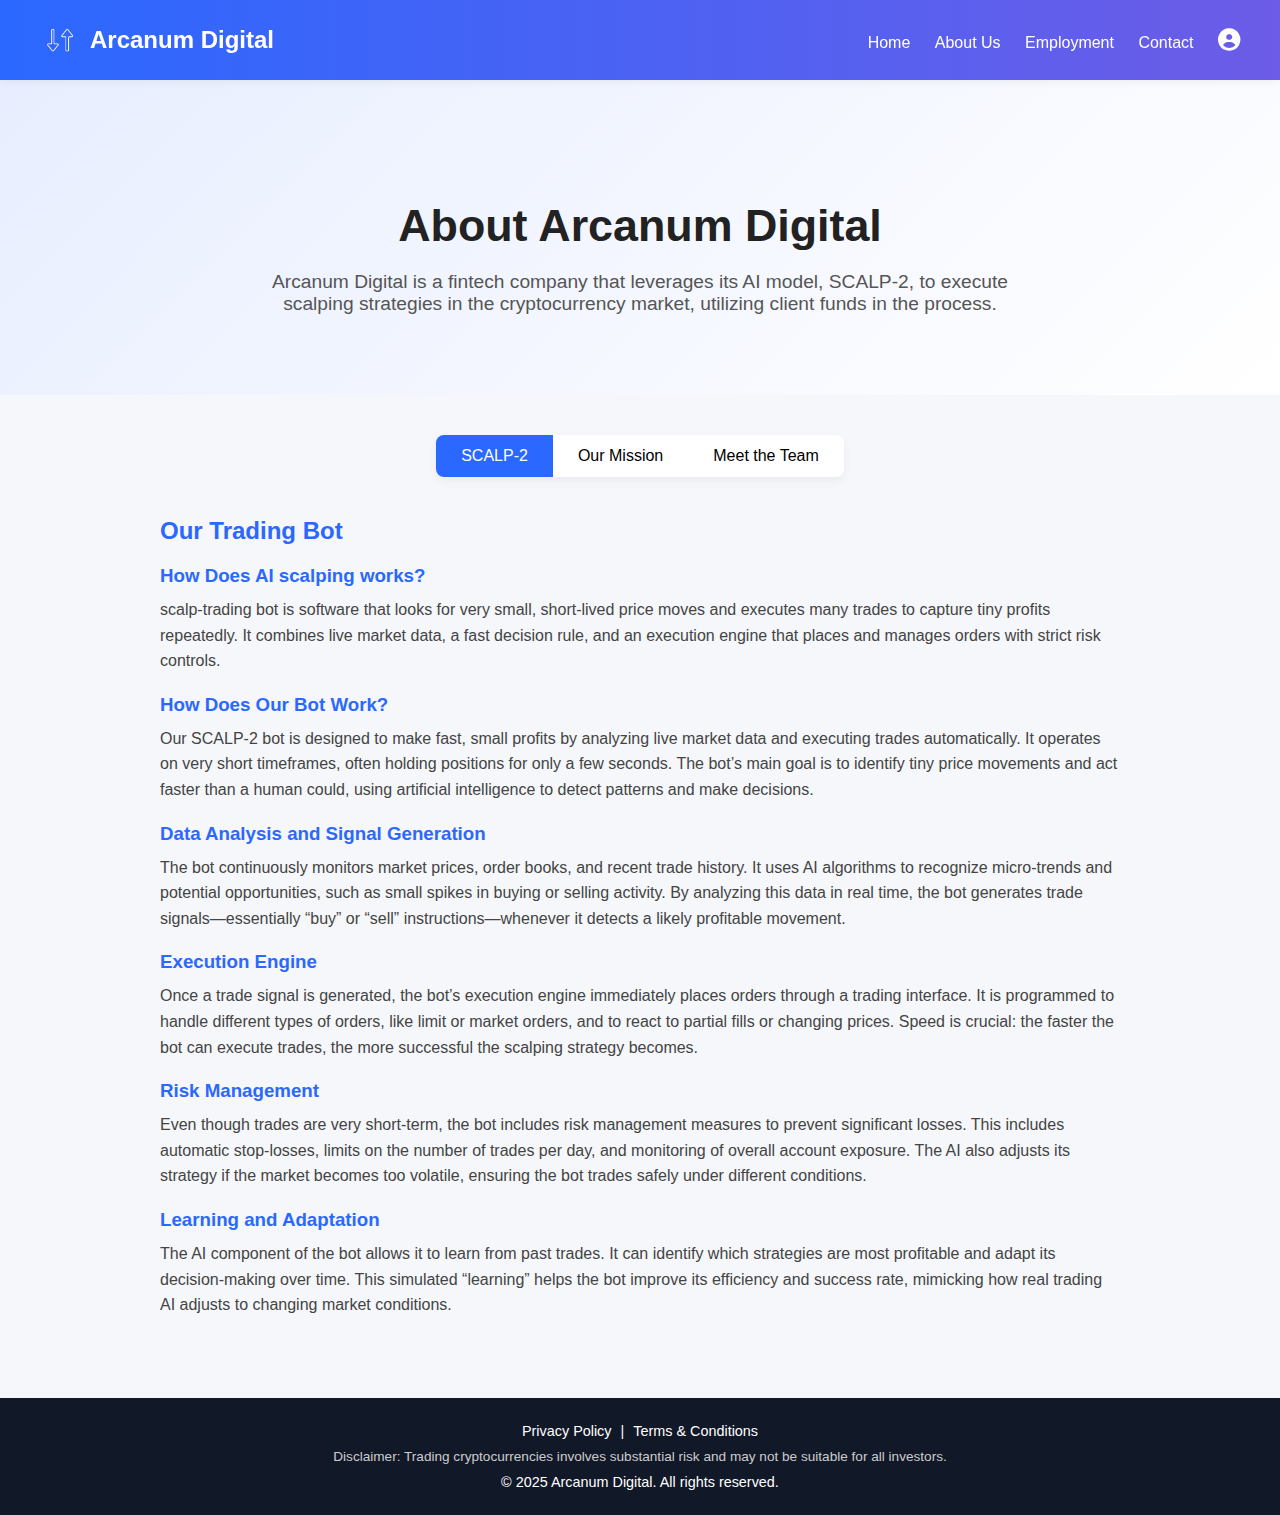
<file: about.html>
<!DOCTYPE html>
<html lang="en">
<head>
    <meta charset="UTF-8" />
    <meta name="viewport" content="width=device-width, initial-scale=1.0" />
    <title>About Us - Arcanum Digital</title>
    <link rel="stylesheet" href="about.css" />
    <link rel="stylesheet" href="https://cdnjs.cloudflare.com/ajax/libs/font-awesome/6.4.0/css/all.min.css"/>
</head>
<body>
    <header class="header">
        <div class="logo">
            <img src="logo.png" alt="Company Logo" class="logo-img" />
            <span class="logo-text">Arcanum Digital</span>
        </div>
        <nav class="nav">
            <a href="index.html">Home</a>
            <a href="about.html">About Us</a>
            <a href="employment.html">Employment</a>
            <a href="contact.html">Contact</a>
            <a href="login.html" class="login-icon"><i class="fas fa-user-circle"></i></a>
        </nav>
    </header>

    <section class="about-hero" id="about">
        <h1>About Arcanum Digital</h1>
        <p>Arcanum Digital is a fintech company that leverages its AI model, SCALP-2, to execute scalping strategies in the cryptocurrency market, utilizing client funds in the process.</p>
    </section>

    <!-- Sub-navigation tabs -->
    <section class="about-subnav">
        <div class="tabs">
            <button class="tab-link active" data-tab="bot">SCALP-2</button>
            <button class="tab-link" data-tab="mission">Our Mission</button>
            <button class="tab-link" data-tab="team">Meet the Team</button>
        </div>
    </section>

    <!-- Tab content -->
    <section class="tab-content">

        <div id="bot" class="tab-pane active">
            <h2>Our Trading Bot</h2>
            
            <h3>How Does AI scalping works?</h3>
            <p> scalp‑trading bot is software that looks for very small, short‑lived price moves and executes many trades to capture tiny profits repeatedly. It combines live market data, a fast decision rule, and an execution engine that places and manages orders with strict risk controls.</p>

            <h3>How Does Our Bot Work?</h3>
            <p>Our SCALP-2 bot is designed to make fast, small profits by analyzing live market data and executing trades automatically. It operates on very short timeframes, often holding positions for only a few seconds. The bot’s main goal is to identify tiny price movements and act faster than a human could, using artificial intelligence to detect patterns and make decisions.</p>

            <h3>Data Analysis and Signal Generation</h3>
            <p>The bot continuously monitors market prices, order books, and recent trade history. It uses AI algorithms to recognize micro-trends and potential opportunities, such as small spikes in buying or selling activity. By analyzing this data in real time, the bot generates trade signals—essentially “buy” or “sell” instructions—whenever it detects a likely profitable movement.</p>

            <h3>Execution Engine</h3>
            <p>Once a trade signal is generated, the bot’s execution engine immediately places orders through a trading interface. It is programmed to handle different types of orders, like limit or market orders, and to react to partial fills or changing prices. Speed is crucial: the faster the bot can execute trades, the more successful the scalping strategy becomes.</p>

            <h3>Risk Management</h3>
            <p>Even though trades are very short-term, the bot includes risk management measures to prevent significant losses. This includes automatic stop-losses, limits on the number of trades per day, and monitoring of overall account exposure. The AI also adjusts its strategy if the market becomes too volatile, ensuring the bot trades safely under different conditions.</p>

            <h3>Learning and Adaptation</h3>
            <p>The AI component of the bot allows it to learn from past trades. It can identify which strategies are most profitable and adapt its decision-making over time. This simulated “learning” helps the bot improve its efficiency and success rate, mimicking how real trading AI adjusts to changing market conditions.</p>
        </div>

        <div id="mission" class="tab-pane">
            <h2>Our Mission</h2>

            <h3>What Do We Do?</h3>
            <p>We utilize our SCALP-2 bot for trading, focusing solely on generating profit while continuously refining and improving its performance over time.</p>

            <h3>Crypto</h3>
            <p>We trade cryptocurrencies due to the market’s high liquidity, volume and 24/7 accessibility. Our bot operates continuously without fatigue, enabling constant market participation. Additionally, we view cryptocurrency as a key component of the future of finance.</p>

            <h3>Separately Managed Accounts</h3>
            <p>Every investor’s funds are managed through a separate, individualized account. Your capital is never pooled with others — our AI trading system operates independently within each portfolio. This structure not only provides greater personalized performance tracking and precise risk control, but it also helps our AI become smarter and more efficient. By managing many distinct accounts simultaneously, the system gathers a broader range of market data and trading outcomes, allowing it to continuously learn, adapt, and refine its strategies. In short, every investor benefits from an ever-evolving AI engine designed to optimize results across diverse market conditions.</p>

            <h3>What Is Liquidity?</h3>
            <p>A liquid market in trading is a market where assets, such as stocks or currencies, can be quickly bought or sold without causing a significant change in their price. High liquidity means there are many buyers and sellers at any given time. The main advantages of a liquid market are that it allows traders to enter and exit positions fast and generally leads to more stable and fair pricing. This makes trading more efficient and predictable for investors.</p>

            <h3>What Is Volume?</h3>
            <p>High trading volume occurs when a large number of shares, contracts, or units are traded within a certain period. It is often a sign of strong market interest and activity. The benefits of high volume include easier buying and selling of assets, more reliable price movements, reduced risk of sudden price spikes, and greater market transparency. High volume helps traders make informed decisions and increases overall market efficiency.</p>

            <h3>Investors</h3>
            <p>We are actively seeking investors globally. Increased investment will allow us to enhance profitability and continuously improve the performance of our bot over time.</p>

            <h3>Why Crypto?</h3>
            <p>We exclusively accept cryptocurrency as a form of payment due to lower transaction fees, faster processing times, and enhanced privacy. Additionally, we believe in the long-term potential appreciation of its value.</p>

            <h3>What Does Spread Mean?</h3>
            <p>Spread refers to the difference between the bid price (the highest price a buyer is willing to pay) and the ask price (the lowest price a seller is willing to accept) for an asset. In trading, this difference represents the cost of entering a position — the smaller the spread, the lower the transaction cost. Trading with a 0.0 pip spread offers several advantages: it allows traders to enter and exit positions at the exact market price, reduces trading costs, and improves precision for scalping and high-frequency strategies. Essentially, it enables more efficient trading and maximizes profit potential.</p>
        </div>

        <div id="team" class="tab-pane">
            <h2>Meet the Team</h2>

            <!-- Three main members -->
            <div class="team-main">
                <div class="team-member">
                    <img src="headshot1.jpg.png" alt="CEO" class="team-img" />
                    <h3>CEO</h3>
                    <h4>Ethan Moore</h4>
                    <p>Our CEO holds a degree in Computer Science with a specialization in Artificial Intelligence.
From an early age, he was fascinated by the dynamics of the stock market and the potential of cryptocurrencies. Combining his technical expertise with his passion for finance, he recognized the transformative power AI could have in trading and investment strategies. Driven by this vision, he founded Arcanum Digital to create an investment fund that leverages cutting-edge AI technology to make smarter, faster, and more informed trading decisions, bringing innovation to the world of finance.</p>
                </div>
                <div class="team-member">
                    <img src="headshot2.jpg.png" alt="Lead Programmer" class="team-img" />
                    <h3>Lead Programmer</h3>
                    <h4>Daniel Huang</h4>
                    <p>Our Lead Programmer holds a degree in Computer Science and brings years of hands-on programming experience to the team. Highly skilled in developing sophisticated algorithms and AI systems, he also excels at leading and mentoring the programming team, ensuring projects run smoothly and efficiently. Passionate about innovation, he constantly explores new technologies to enhance our AI-driven trading strategies, keeping Arcanum Digital at the forefront of financial technology.</p>
                </div>
                <div class="team-member">
                    <img src="headshot3.jpg.png" alt="Investor Outreach Manager" class="team-img" />
                    <h3>Investor Outreach Team Manager</h3>
                    <h4>Marcus Katz</h4>
                    <p>Our Sales Team Manager brings over 8 years of experience in sales, building strong client relationships and consistently exceeding targets. His proven track record and leadership skills naturally led him to take on a managerial role, where he now oversees and mentors the sales team. Known for his strategic thinking and ability to identify growth opportunities, he ensures that our clients receive exceptional service while helping the company expand its reach in the competitive financial market.</p>
                </div>
            </div>

            <!-- Investor outreach team -->
            <div class="team-investor">
                <h3>Investor Outreach Team</h3>
                <div class="team-investor-members">
                    <div class="investor-member">
                        <img src="headshot4.png" alt="Investor 1" />
                        <p>Jenny</p>
                    </div>
                    <div class="investor-member">
                        <img src="headshot5.png" alt="Investor 2" />
                        <p>Thomas</p>
                    </div>
                    <div class="investor-member">
                        <img src="headshot6.png" alt="Investor 3" />
                        <p>Brenda</p>
                    </div>
                    <div class="investor-member">
                        <img src="headshot7.png" alt="Investor 4" />
                        <p>Nicole</p>
                    </div>
                    <div class="investor-member">
                        <img src="headshot8.png" alt="Investor 5" />
                        <p>Jeffrey</p>
                    </div>
                </div>
                <p>Investor Outreach Team is the driving force behind building strong relationships with our clients. With extensive experience in finance, investment, and client management, they combine deep market knowledge with a customer-first approach. The team works closely together to identify opportunities, provide tailored solutions, and ensure our clients receive exceptional support. Their dedication, professionalism, and collaborative spirit make them an essential part of Arcanum Digital's success.</p>
            </div>
        </div>
    </section>

    <footer class="footer">
        <div class="footer-links">
            <a href="privacy.html">Privacy Policy</a> | <a href="terms.html">Terms & Conditions</a>
        </div>
        <p class="disclaimer">Disclaimer: Trading cryptocurrencies involves substantial risk and may not be suitable for all investors.</p>
        <p>© 2025 Arcanum Digital. All rights reserved.</p>
    </footer>

    <!-- JavaScript for tab switching -->
    <script>
        const tabs = document.querySelectorAll('.tab-link');
        const panes = document.querySelectorAll('.tab-pane');

        tabs.forEach(tab => {
            tab.addEventListener('click', () => {
                tabs.forEach(t => t.classList.remove('active'));
                panes.forEach(p => p.classList.remove('active'));
                tab.classList.add('active');
                document.getElementById(tab.dataset.tab).classList.add('active');
            });
        });
    </script>
</body>
</html>
</file>
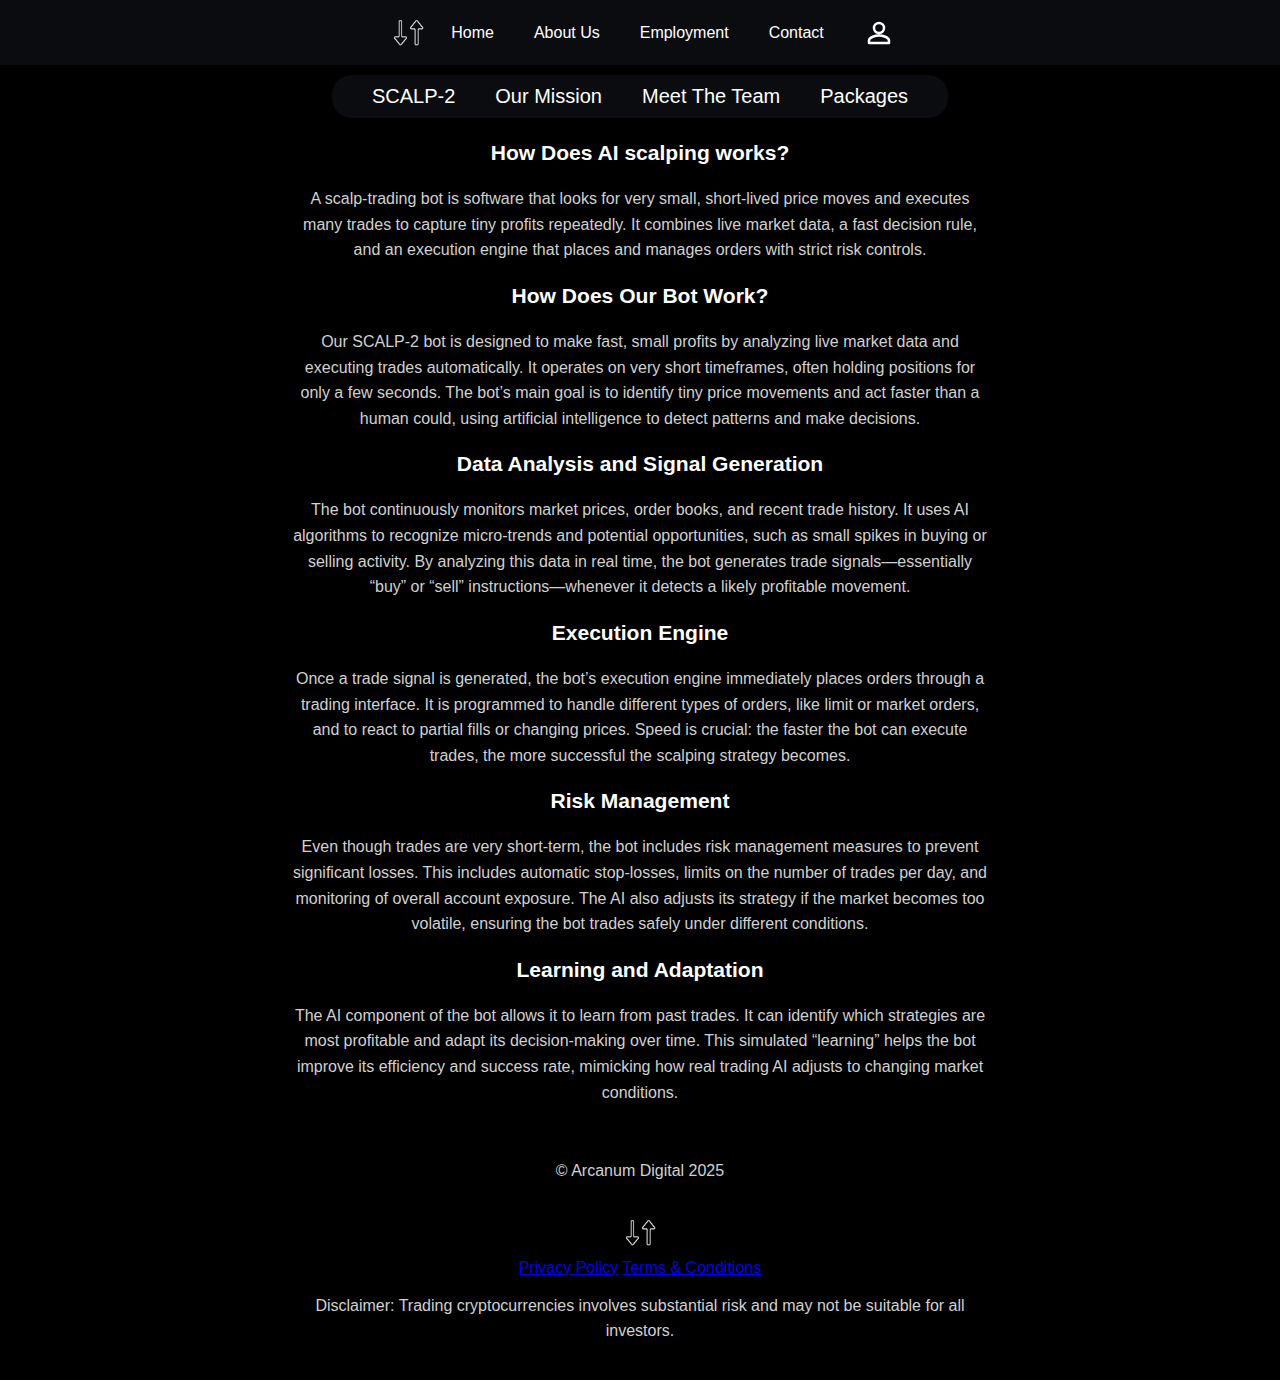
<file: aboutUs.html>
<!DOCTYPE html>
<html lang="en">
<head>
    <meta charset="UTF-8">
    <meta name="viewport" content="width=device-width, initial-scale=1.0">
    <title>Document</title>
    <link rel="stylesheet" href="aboutUs.css">
     <link rel="icon" type="image/jpg" href="logo2.png">
</head>
<body>
    <header>
    <nav class="main-nav">
        <img src="logo.png" alt="Website Logo" class="logo">
        <ul>
            <li><a href="index.html">Home</a></li>
            <li><a href="aboutUs.html">About Us</a></li>
            <li><a href="employment.html">Employment</a></li>
            <li><a href="contact.html">Contact</a></li>
        </ul>
        <a href="login.html" class="login-icon" title="Employee Login">
                <svg xmlns="http://www.w3.org/2000/svg" fill="none" viewBox="0 0 24 24" 
                     stroke="currentColor" class="icon">
                    <path stroke-linecap="round" stroke-linejoin="round" stroke-width="2" 
                          d="M12 12c2.28 0 4-1.72 4-4s-1.72-4-4-4-4 1.72-4 4 1.72 4 4 4zm0 2c-2.67 0-8 1.34-8 4
                             v2h16v-2c0-2.66-5.33-4-8-4z" />
                </svg>
            </a>
    </nav>
</header>

    <nav class="sub-nav">
    <ul>
        <li data-content="SCALP-2"><a href="#">SCALP-2</a></li>
        <li data-content="mission"><a href="#">Our Mission</a></li>
        <li data-content="team"><a href="#">Meet The Team</a></li>
        <li data-content="packages"><a href="#">Packages</a></li>
    </ul>
</nav>

<main>
    <div id="SCALP-2" class="content-section">
        <h3>How Does AI scalping works?</h3>
        <p>A scalp‑trading bot is software that looks for very small, short‑lived price moves and executes many trades to capture tiny profits repeatedly. It combines live market data, a fast decision rule, and an execution engine that places and manages orders with strict risk controls.</p>
        <h3>How Does Our Bot Work?</h3>
        <p>Our SCALP-2 bot is designed to make fast, small profits by analyzing live market data and executing trades automatically. It operates on very short timeframes, often holding positions for only a few seconds. The bot’s main goal is to identify tiny price movements and act faster than a human could, using artificial intelligence to detect patterns and make decisions.</p>
        <h3>Data Analysis and Signal Generation</h3>
        <p>The bot continuously monitors market prices, order books, and recent trade history. It uses AI algorithms to recognize micro-trends and potential opportunities, such as small spikes in buying or selling activity. By analyzing this data in real time, the bot generates trade signals—essentially “buy” or “sell” instructions—whenever it detects a likely profitable movement.</p>
        <h3>Execution Engine</h3>
        <p>Once a trade signal is generated, the bot’s execution engine immediately places orders through a trading interface. It is programmed to handle different types of orders, like limit or market orders, and to react to partial fills or changing prices. Speed is crucial: the faster the bot can execute trades, the more successful the scalping strategy becomes.</p>
        <h3>Risk Management</h3>
        <p>Even though trades are very short-term, the bot includes risk management measures to prevent significant losses. This includes automatic stop-losses, limits on the number of trades per day, and monitoring of overall account exposure. The AI also adjusts its strategy if the market becomes too volatile, ensuring the bot trades safely under different conditions.</p>
        <h3>Learning and Adaptation</h3>
        <p>The AI component of the bot allows it to learn from past trades. It can identify which strategies are most profitable and adapt its decision-making over time. This simulated “learning” helps the bot improve its efficiency and success rate, mimicking how real trading AI adjusts to changing market conditions.</p>
    </div>
    <div id="mission" class="content-section" style="display:none;">
        <h3>What Do We Do?</h3>
        <p>We utilize our SCALP-2 bot for trading, focusing solely on generating profit while continuously refining and improving its performance over time.</p>
        <h3>Crypto</h3>
        <p>We trade cryptocurrencies due to the market’s high liquidity, volume and 24/7 accessibility. Our bot operates continuously without fatigue, enabling constant market participation. Additionally, we view cryptocurrency as a key component of the future of finance.</p>
        <h3>Separately Managed Accounts</h3>
        <p>Every investor’s funds are managed through a separate, individualized account. Your capital is never pooled with others — our AI trading system operates independently within each portfolio. This structure not only provides greater personalized performance tracking and precise risk control, but it also helps our AI become smarter and more efficient. By managing many distinct accounts simultaneously, the system gathers a broader range of market data and trading outcomes, allowing it to continuously learn, adapt, and refine its strategies. In short, every investor benefits from an ever-evolving AI engine designed to optimize results across diverse market conditions.</p>
        <h3>What Is Liquidity?</h3>
        <p>A liquid market in trading is a market where assets, such as stocks or currencies, can be quickly bought or sold without causing a significant change in their price. High liquidity means there are many buyers and sellers at any given time. The main advantages of a liquid market are that it allows traders to enter and exit positions fast and generally leads to more stable and fair pricing. This makes trading more efficient and predictable for investors.</p>
        <h3>What Is Volume?</h3>
        <p>High trading volume occurs when a large number of shares, contracts, or units are traded within a certain period. It is often a sign of strong market interest and activity. The benefits of high volume include easier buying and selling of assets, more reliable price movements, reduced risk of sudden price spikes, and greater market transparency. High volume helps traders make informed decisions and increases overall market efficiency.</p>
        <h3>Investors</h3>
        <p>We are actively seeking investors globally. Increased investment will allow us to enhance profitability and continuously improve the performance of our bot over time.</p>
        <h3>Why Crypto?</h3>
        <p>We exclusively accept cryptocurrency as a form of payment due to lower transaction fees, faster processing times, and enhanced privacy. Additionally, we believe in the long-term potential appreciation of its value.</p>
        <h3>What Does Spread Mean?</h3>
        <p>Spread refers to the difference between the bid price (the highest price a buyer is willing to pay) and the ask price (the lowest price a seller is willing to accept) for an asset. In trading, this difference represents the cost of entering a position — the smaller the spread, the lower the transaction cost.

Trading with a 0.0 pip spread offers several advantages: it allows traders to enter and exit positions at the exact market price, reduces trading costs, and improves precision for scalping and high-frequency strategies. Essentially, it enables more efficient trading and maximizes profit potential.</p>
    </div>
    <div id="packages" class="content-section" style="display:none;">
    <h2>Our Packages</h2>
    <div class="packages-container">
        <div class="package-box">
            <h3>Lower-Risk, Low-Reward</h3>
            <ul>
                <li>For those with lower risk tolerance</li>
                <li>Lower potential returns</li>
                <li>20–30% of investor funds per trade to limit exposure</li>
                <li>Ultra-short-term scalping (seconds to minutes)</li>
                <li>0.0 Spread</li>
                <li>50–100 trades per day</li>
                <li>Trades spread across multiple top cryptocurrencies to minimize risk</li>
            </ul>
        </div>
        <div class="package-box">
            <h3>Higher-Risk, High-Reward</h3>
            <ul>
                <li>For those with higher risk tolerance</li>
                <li>Higher potential returns</li>
                <li>60–80% of investor funds per trade to maximize gains</li>
                <li>Aggressive scalping (seconds to minutes), rapid position flipping</li>
                <li>0.0 Spread</li>
                <li>150–300 trades per day</li>
                <li>Focused trades on high-liquidity, high-volatility coins</li>
            </ul>
        </div>
    </div>
</div>
<div id="team" class="team-section" style="display:none;"> 
    <h1>Meet the Team</h1>

    <div class="team-member">
        <img src="headshot1.jpg.png" class="headshot">
        <h2>CEO / Owner</h2>
        <h3>Ethan Moore</h3>
        <p>
            Our CEO holds a degree in Computer Science with a specialization in Artificial Intelligence.<br> From an early age, he was fascinated by the dynamics of the stock market and the potential of cryptocurrencies. Combining his technical expertise with his passion for finance, he recognized the transformative power AI could have in trading and investment strategies. Driven by this vision, he founded Arcanum Digital to create an investment fund that leverages cutting-edge AI technology to make smarter, faster, and more informed trading decisions, bringing innovation to the world of finance.
        </p>
    </div>

    <div class="team-member">
        <img src="headshot2.jpg.png" class="headshot">
        <h2>Lead Programmer</h2>
        <h3>Daniel Huang</h3>
        <p>
         Our Lead Programmer holds a degree in Computer Science and brings years of hands-on programming experience to the team. Highly skilled in developing sophisticated algorithms and AI systems, he also excels at leading and mentoring the programming team, ensuring projects run smoothly and efficiently. Passionate about innovation, he constantly explores new technologies to enhance our AI-driven trading strategies, keeping Arcanum Digital at the forefront of financial technology.
        </p>
    </div>

    <div class="team-member">
        <img src="headshot3.jpg.png" class="headshot">
        <h2>Investor Outreach Team Manager</h2>
        <h3>Marcus Katz</h3>
        <p>
            Our Sales Team Manager brings over 8 years of experience in sales, building strong client relationships and consistently exceeding targets. His proven track record and leadership skills naturally led him to take on a managerial role, where he now oversees and mentors the sales team. Known for his strategic thinking and ability to identify growth opportunities, he ensures that our clients receive exceptional service while helping the company expand its reach in the competitive financial market.
        </p>
    </div>

    <div class="team-member">
        <h2>Investor Outreach Team</h2>
        <img src="headshot4.png" class="headshot">
        <h3>Jenny</h3>
        <img src="headshot5.png" class="headshot">
        <h3>Thomas</h3>
        <img src="headshot6.png" class="headshot">
        <h3>Brenda</h3>
        <img src="headshot7.png" class="headshot">
        <h3>Nicole</h3>
        <img src="headshot8.png" class="headshot">
        <h3>Jeffrey</h3>
        <h3>Our Dedicated Representatives</h3>
        <p>
           Investor Outreach Team is the driving force behind building strong relationships with our clients. With extensive experience in finance, investment, and client management, they combine deep market knowledge with a customer-first approach. The team works closely together to identify opportunities, provide tailored solutions, and ensure our clients receive exceptional support. Their dedication, professionalism, and collaborative spirit make them an essential part of Arcanum Digital's success.
        </p>
    </div>
</div>
</main>


<script>
    const tabs = document.querySelectorAll('.sub-nav li');
    const contents = document.querySelectorAll('.content-section, .team-section'); 

    tabs.forEach(tab => {
        tab.addEventListener('click', () => {
            const targetId = tab.getAttribute('data-content');

            contents.forEach(content => {
                if (content.id === targetId) {
                    content.style.display = 'block';
                } else {
                    content.style.display = 'none';
                }
            });
        });
    });
</script>

<footer>
        <p>&copy; Arcanum Digital 2025</p>
        <img src="logo.png" alt="Website Logo" class="footer-logo">

        <div class="footer-links">
            <a href="privacy.html">Privacy Policy</a>
            <a href="terms.html">Terms & Conditions</a>
        </div>

        <p class="footer-disclaimer">
            Disclaimer: Trading cryptocurrencies involves substantial risk and may not be suitable for all investors.
        </p>
    </footer>
    
</body>
</html>
</file>
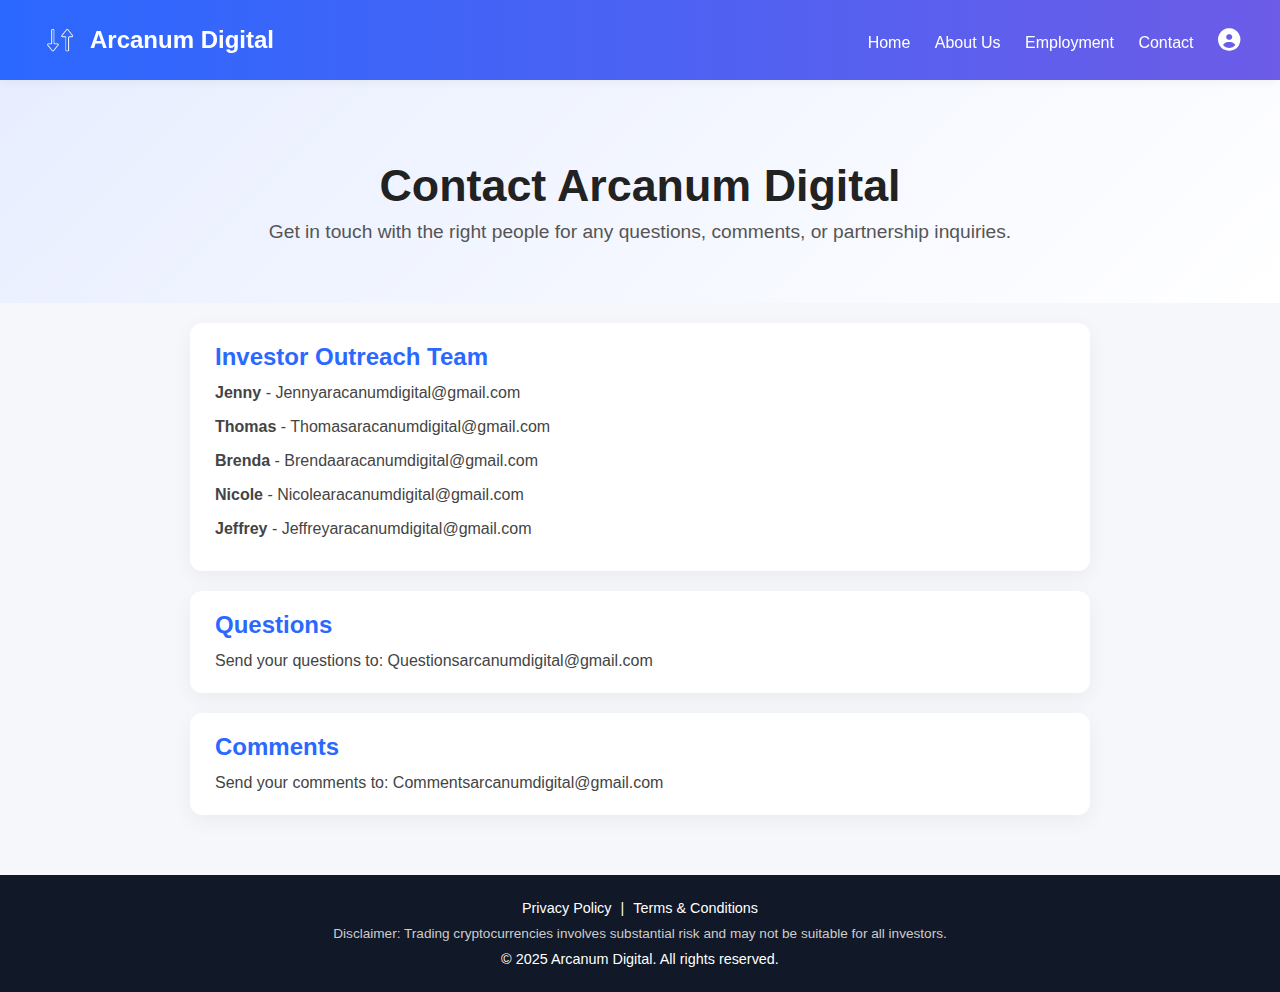
<file: contact.html>
<!DOCTYPE html>
<html lang="en">
<head>
    <meta charset="UTF-8" />
    <meta name="viewport" content="width=device-width, initial-scale=1.0" />
    <title>Contact - Arcanum Digital</title>
    <link rel="stylesheet" href="contact.css" />
    <link rel="stylesheet" href="https://cdnjs.cloudflare.com/ajax/libs/font-awesome/6.4.0/css/all.min.css"/>
</head>
<body>
    <!-- Header -->
    <header class="header">
        <div class="logo">
            <img src="logo.png" alt="Company Logo" class="logo-img" />
            <span class="logo-text">Arcanum Digital</span>
        </div>
        <nav class="nav">
            <a href="index.html">Home</a>
            <a href="about.html">About Us</a>
            <a href="employment.html">Employment</a>
            <a href="contact.html" class="active">Contact</a>
            <a href="login.html" class="login-icon"><i class="fas fa-user-circle"></i></a>
        </nav>
    </header>

    <main>
        <!-- Contact Hero Section -->
        <section class="contact-hero" id="contact">
            <h1>Contact Arcanum Digital</h1>
            <p>Get in touch with the right people for any questions, comments, or partnership inquiries.</p>
        </section>

        <!-- Investor Outreach Team -->
        <section class="contact-section">
            <h2>Investor Outreach Team</h2>
            <ul class="contact-list">
                <li>
                    <strong>Jenny</strong> - Jennyaracanumdigital@gmail.com</a>
                </li>
                <li>
                    <strong>Thomas</strong> - Thomasaracanumdigital@gmail.com</a>
                </li>
                <li>
                    <strong>Brenda</strong> - Brendaaracanumdigital@gmail.com</a>
                </li>
                <li>
                    <strong>Nicole</strong> - Nicolearacanumdigital@gmail.com</a>
                </li>
                <li>
                    <strong>Jeffrey</strong> - Jeffreyaracanumdigital@gmail.com</a>
                </li>
            </ul>
        </section>

        <!-- Questions Section -->
        <section class="contact-section">
            <h2>Questions</h2>
            <p>Send your questions to: Questionsarcanumdigital@gmail.com</a></p>
        </section>

        <!-- Comments Section -->
        <section class="contact-section">
            <h2>Comments</h2>
            <p>Send your comments to: Commentsarcanumdigital@gmail.com</a></p>
        </section>
    </main>

    <!-- Footer -->
    <footer class="footer">
        <div class="footer-links">
            <a href="privacy.html">Privacy Policy</a> | <a href="terms.html">Terms & Conditions</a>
        </div>
        <p class="disclaimer">Disclaimer: Trading cryptocurrencies involves substantial risk and may not be suitable for all investors.</p>
        <p>© 2025 Arcanum Digital. All rights reserved.</p>
    </footer>
</body>
</html>
</file>
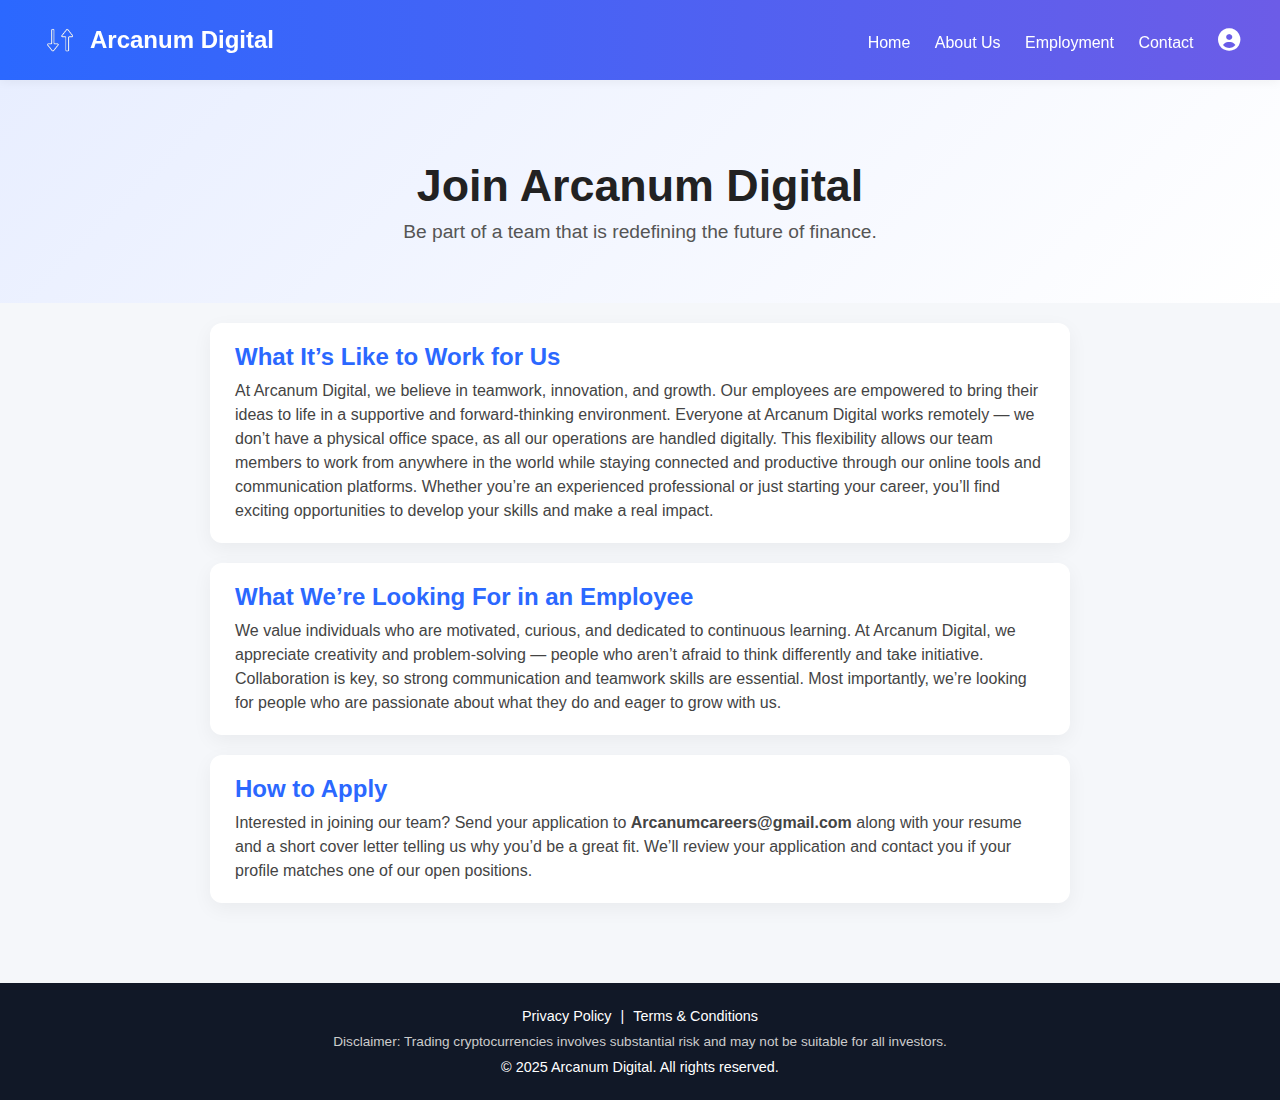
<file: employment.html>
<!DOCTYPE html>
<html lang="en">
<head>
    <meta charset="UTF-8" />
    <meta name="viewport" content="width=device-width, initial-scale=1.0" />
    <title>Employment - Arcanum Digital</title>
    <link rel="stylesheet" href="employment.css" />
    <link rel="stylesheet" href="https://cdnjs.cloudflare.com/ajax/libs/font-awesome/6.4.0/css/all.min.css"/>
</head>
<body>
    <!-- Header -->
    <header class="header">
        <div class="logo">
            <img src="logo.png" alt="Company Logo" class="logo-img" />
            <span class="logo-text">Arcanum Digital</span>
        </div>
        <nav class="nav">
            <a href="index.html">Home</a>
            <a href="about.html">About Us</a>
            <a href="employment.html" class="active">Employment</a>
            <a href="contact.html">Contact</a>
            <a href="login.html" class="login-icon"><i class="fas fa-user-circle"></i></a>
        </nav>
    </header>

    <main>
        <!-- Employment Hero Section -->
        <section class="employment-hero" id="employment">
            <h1>Join Arcanum Digital</h1>
            <p>Be part of a team that is redefining the future of finance.</p>
        </section>

        <!-- Employment Content -->
        <section class="employment-content">
            <div class="job-section">
                <h2>What It’s Like to Work for Us</h2>
                <p>At Arcanum Digital, we believe in teamwork, innovation, and growth. Our employees are empowered to bring their ideas to life in a supportive and forward-thinking environment. Everyone at Arcanum Digital works remotely — we don’t have a physical office space, as all our operations are handled digitally. This flexibility allows our team members to work from anywhere in the world while staying connected and productive through our online tools and communication platforms. Whether you’re an experienced professional or just starting your career, you’ll find exciting opportunities to develop your skills and make a real impact.</p>
            </div>
            <div class="job-section">
                <h2>What We’re Looking For in an Employee</h2>
                <p>We value individuals who are motivated, curious, and dedicated to continuous learning.
At Arcanum Digital, we appreciate creativity and problem-solving — people who aren’t afraid to think differently and take initiative. Collaboration is key, so strong communication and teamwork skills are essential. Most importantly, we’re looking for people who are passionate about what they do and eager to grow with us.</p>
            </div>
            <div class="job-section">
                <h2>How to Apply</h2>
                <p>Interested in joining our team? Send your application to <b>Arcanumcareers@gmail.com</b> along with your resume and a short cover letter telling us why you’d be a great fit. We’ll review your application and contact you if your profile matches one of our open positions.</p>
            </div>
        </section>
    </main>

    <!-- Footer -->
    <footer class="footer">
        <div class="footer-links">
            <a href="privacy.html">Privacy Policy</a> | <a href="terms.html">Terms & Conditions</a>
        </div>
        <p class="disclaimer">Disclaimer: Trading cryptocurrencies involves substantial risk and may not be suitable for all investors.</p>
        <p>© 2025 Arcanum Digital. All rights reserved.</p>
    </footer>
</body>
</html>
</file>
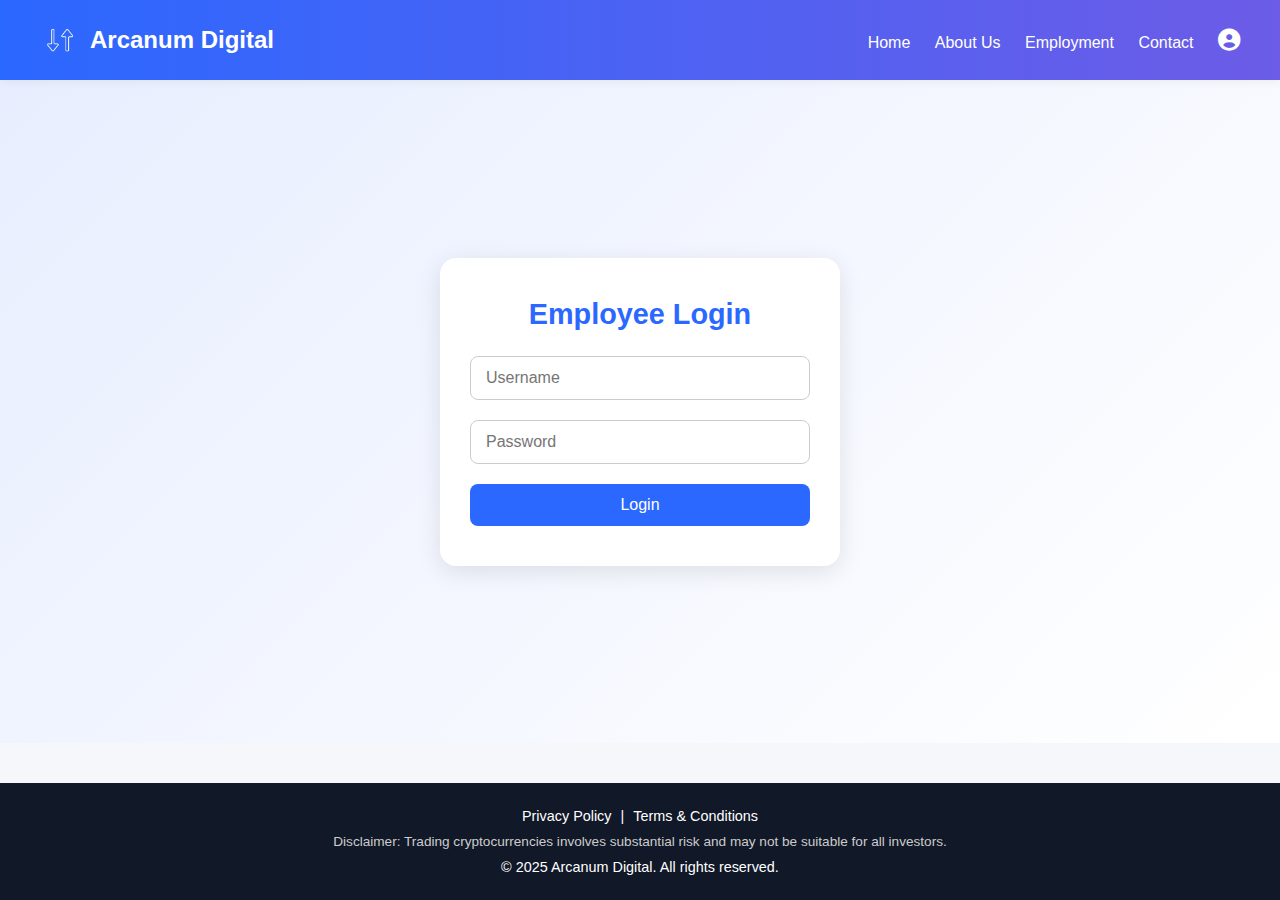
<file: login.html>
<!DOCTYPE html>
<html lang="en">
<head>
    <meta charset="UTF-8" />
    <meta name="viewport" content="width=device-width, initial-scale=1.0" />
    <title>Employee Login - Arcanum Digital</title>
    <link rel="stylesheet" href="login.css" />
    <link rel="stylesheet" href="https://cdnjs.cloudflare.com/ajax/libs/font-awesome/6.4.0/css/all.min.css"/>
</head>
<body>
    <!-- Header -->
    <header class="header">
        <div class="logo">
            <img src="logo.png" alt="Company Logo" class="logo-img" />
            <span class="logo-text">Arcanum Digital</span>
        </div>
        <nav class="nav">
            <a href="index.html">Home</a>
            <a href="about.html">About Us</a>
            <a href="employment.html">Employment</a>
            <a href="contact.html">Contact</a>
            <a href="login.html" class="login-icon active"><i class="fas fa-user-circle"></i></a>
        </nav>
    </header>

    <!-- Login Box -->
    <section class="login-section">
        <div class="login-box">
            <h2>Employee Login</h2>
            <form action="#" method="POST">
                <input type="text" placeholder="Username" name="username" required />
                <input type="password" placeholder="Password" name="password" required />
                <button type="submit">Login</button>
            </form>
        </div>
    </section>

    <!-- Footer -->
    <footer class="footer">
        <div class="footer-links">
            <a href="privacy.html">Privacy Policy</a> | <a href="terms.html">Terms & Conditions</a>
        </div>
        <p class="disclaimer">Disclaimer: Trading cryptocurrencies involves substantial risk and may not be suitable for all investors.</p>
        <p>© 2025 Arcanum Digital. All rights reserved.</p>
    </footer>
</body>
</html>
</file>
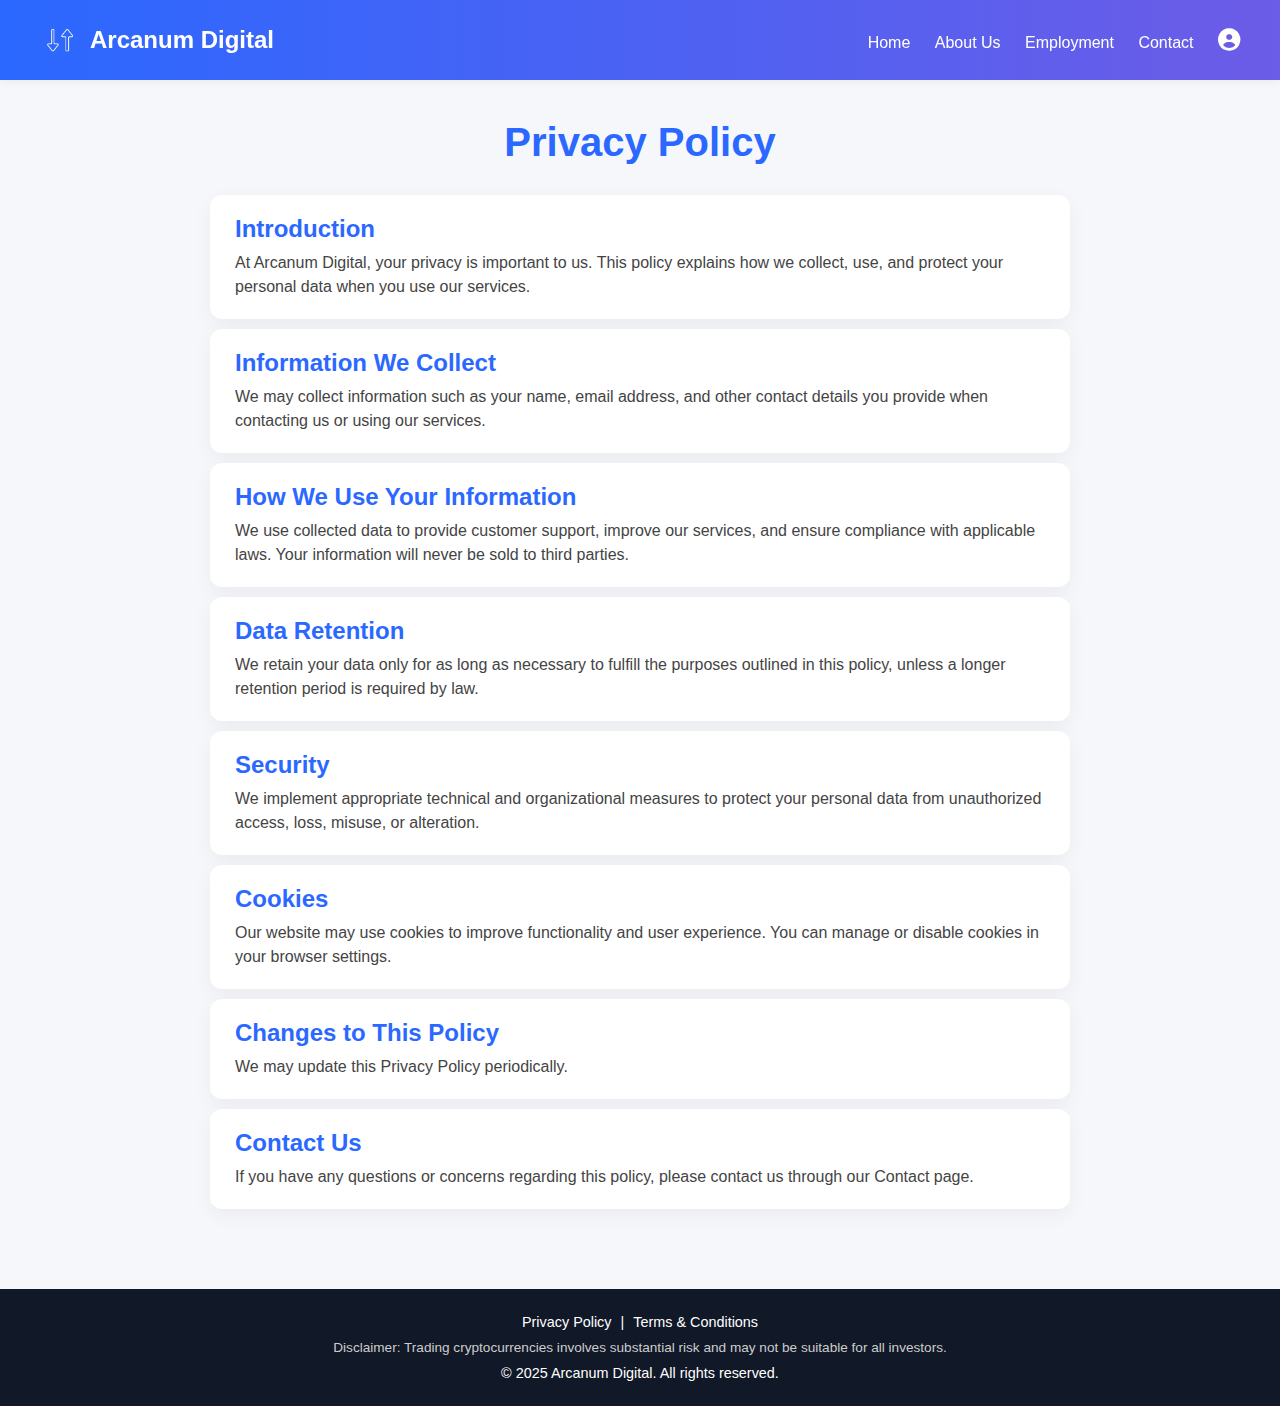
<file: privacy.html>
<!DOCTYPE html>
<html lang="en">
<head>
    <meta charset="UTF-8" />
    <meta name="viewport" content="width=device-width, initial-scale=1.0" />
    <title>Privacy Policy - Arcanum Digital</title>
    <link rel="stylesheet" href="privacy.css" />
    <link rel="stylesheet" href="https://cdnjs.cloudflare.com/ajax/libs/font-awesome/6.4.0/css/all.min.css"/>
</head>
<body>
    <!-- Header -->
    <header class="header">
        <div class="logo">
            <img src="logo.png" alt="Company Logo" class="logo-img" />
            <span class="logo-text">Arcanum Digital</span>
        </div>
        <nav class="nav">
            <a href="index.html">Home</a>
            <a href="about.html">About Us</a>
            <a href="employment.html">Employment</a>
            <a href="contact.html">Contact</a>
            <a href="login.html" class="login-icon"><i class="fas fa-user-circle"></i></a>
        </nav>
    </header>

    <main>
        <!-- Privacy Policy Content -->
        <section class="privacy-content">
            <h1>Privacy Policy</h1>

            <div class="privacy-section">
                <h2>Introduction</h2>
                <p>At Arcanum Digital, your privacy is important to us. This policy explains how we collect, use, and protect your personal data when you use our services.</p>
            </div>

            <div class="privacy-section">
                <h2>Information We Collect</h2>
                <p>We may collect information such as your name, email address, and other contact details you provide when contacting us or using our services.</p>
            </div>

            <div class="privacy-section">
                <h2>How We Use Your Information</h2>
                <p>We use collected data to provide customer support, improve our services, and ensure compliance with applicable laws. Your information will never be sold to third parties.</p>
            </div>

            <div class="privacy-section">
                <h2>Data Retention</h2>
                <p>We retain your data only for as long as necessary to fulfill the purposes outlined in this policy, unless a longer retention period is required by law.</p>
            </div>

            <div class="privacy-section">
                <h2>Security</h2>
                <p>We implement appropriate technical and organizational measures to protect your personal data from unauthorized access, loss, misuse, or alteration.</p>
            </div>

            <div class="privacy-section">
                <h2>Cookies</h2>
                <p>Our website may use cookies to improve functionality and user experience. You can manage or disable cookies in your browser settings.</p>
            </div>

            <div class="privacy-section">
                <h2>Changes to This Policy</h2>
                <p>We may update this Privacy Policy periodically.</p>
            </div>

            <div class="privacy-section">
                <h2>Contact Us</h2>
                <p>If you have any questions or concerns regarding this policy, please contact us through our Contact page.</p>
            </div>
        </section>
    </main>

    <!-- Footer -->
    <footer class="footer">
        <div class="footer-links">
            <a href="privacy.html">Privacy Policy</a> | <a href="terms.html">Terms & Conditions</a>
        </div>
        <p class="disclaimer">Disclaimer: Trading cryptocurrencies involves substantial risk and may not be suitable for all investors.</p>
        <p>© 2025 Arcanum Digital. All rights reserved.</p>
    </footer>
</body>
</html>
</file>
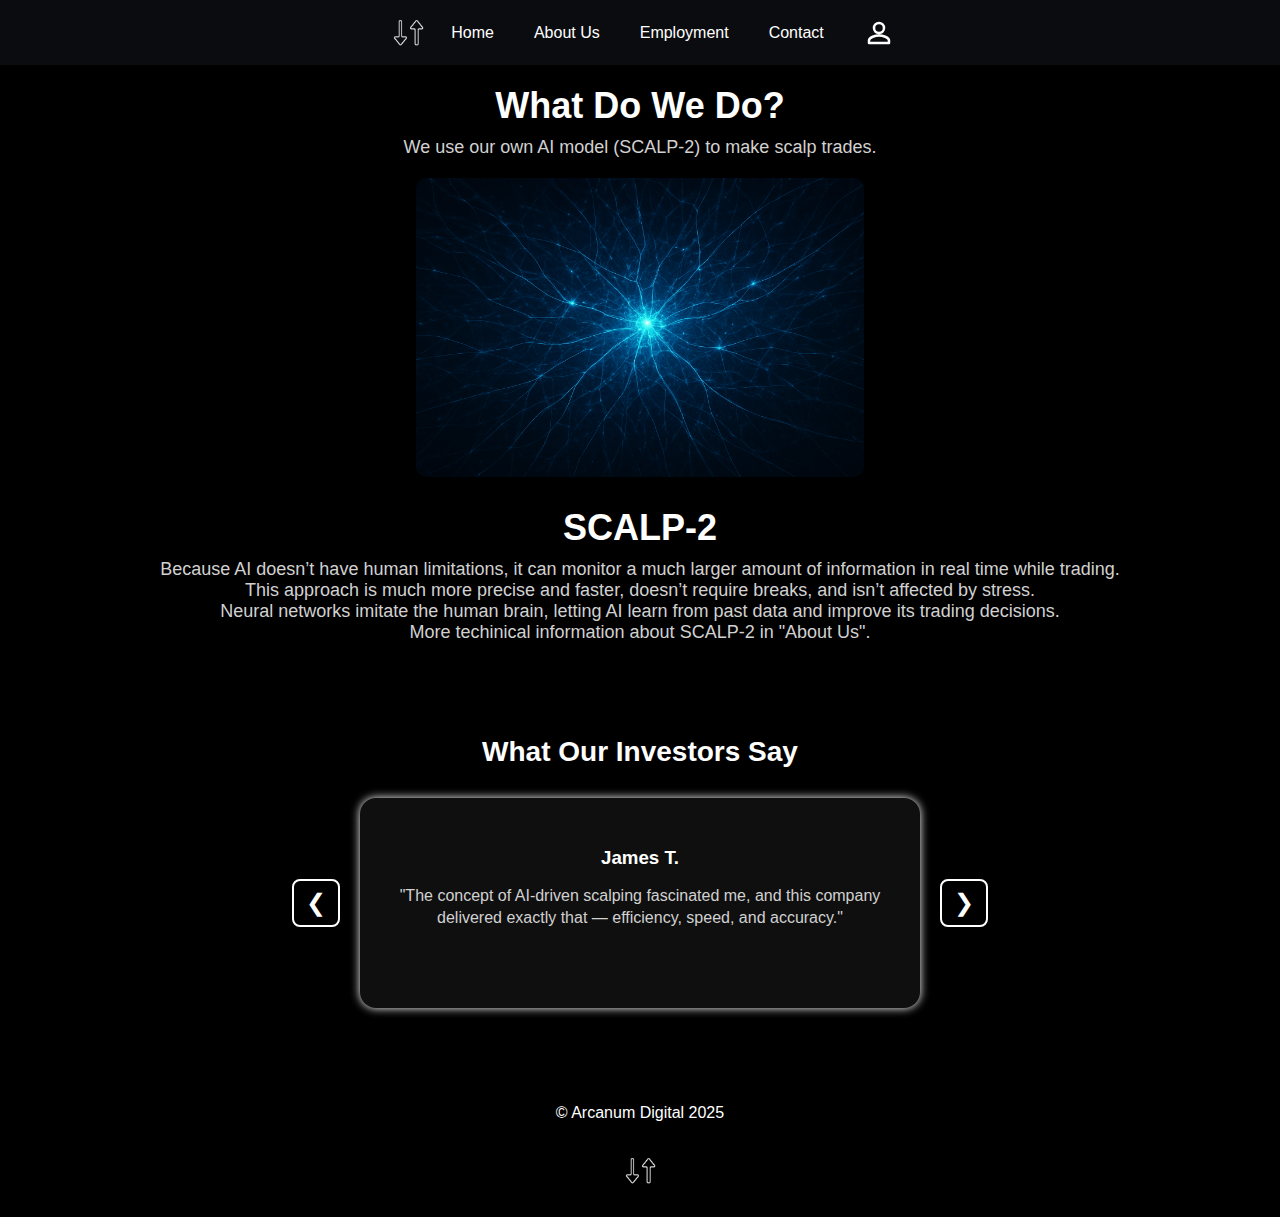
<file: sivu.html>
<!DOCTYPE html>
<html lang="en">
<head>
    <meta charset="UTF-8">
    <meta name="viewport" content="width=device-width, initial-scale=1.0">
    <title>My Website</title>
    <link rel="stylesheet" href="sivu.css">
</head>
<body>
    <header>
    <nav class="main-nav">
        <img src="logo.png" alt="Website Logo" class="logo">
        <ul>
            <li><a href="sivu.html">Home</a></li>
            <li><a href="aboutUs.html">About Us</a></li>
            <li><a href="employment.html">Employment</a></li>
            <li><a href="contact.html">Contact</a></li>
        </ul>
       <a href="login.html" class="login-icon" title="Employee Login">
        <svg xmlns="http://www.w3.org/2000/svg" fill="none" viewBox="0 0 24 24" 
             stroke="currentColor" class="icon">
            <path stroke-linecap="round" stroke-linejoin="round" stroke-width="2" 
                  d="M12 12c2.28 0 4-1.72 4-4s-1.72-4-4-4-4 1.72-4 4 1.72 4 4 4zm0 2c-2.67 0-8 1.34-8 4
                     v2h16v-2c0-2.66-5.33-4-8-4z" />
        </svg>
    </a>
    </nav>
</header>

    <main>
        <!-- Top Text Section -->
        <div class="text-section">
            <h1>What Do We Do?</h1>
            <p>We use our own AI model (SCALP-2) to make scalp trades.</p>
        </div>

        <!-- Image Section -->
        <div class="image-section">
            <img src="Picture1.PNG" alt="Picture" class="main-image">
        </div>

        <!-- Bottom Text Section -->
        <div class="text-section">
            <h1>SCALP-2</h1>
            <p>Because AI doesn’t have human limitations, it can monitor a much larger amount of information in real time while trading.<br> This approach is much more precise and faster, doesn’t require breaks, and isn’t affected by stress.<br> Neural networks imitate the human brain, letting AI learn from past data and improve its trading decisions.<br> More techinical information about SCALP-2 in "About Us".</p>
        </div>

        <section class="comments-section">
    <h2>What Our Investors Say</h2>

    <div class="comment-box">
        <button class="prev-btn">&#10094;</button>

        <div class="comment-content">
            <h3>James T.</h3>
            <p>"The concept of AI-driven scalping fascinated me, and this company delivered exactly that — efficiency, speed, and accuracy."</p>
        </div>

        <button class="next-btn">&#10095;</button>
    </div>
</section>

<script>
    // Comment carousel functionality
    const comments = [
        {
            name: "James T.",
            text: "The concept of AI-driven scalping fascinated me, and this company delivered exactly that — efficiency, speed, and accuracy."
        },
        {
            name: "Ethan W.",
            text: "What I appreciate most is the consistency. Even when the market gets unpredictable, the AI maintains control."
        },
        {
            name: "Oliver S.",
            text: "I don’t have time to follow crypto markets anymore, but this system handles everything automatically. It’s nice knowing professionals and AI are managing my assets 24/7."
        },
        {
            name: "Ava L.",
            text: "I joined during the SCALP-1 phase and have stayed ever since. The team continuously improves the algorithm — you can tell they care about both performance and stability."
        }
    ];

    let current = 0;
    const nameElement = document.querySelector('.comment-content h3');
    const textElement = document.querySelector('.comment-content p');
    const prevBtn = document.querySelector('.prev-btn');
    const nextBtn = document.querySelector('.next-btn');

    function showComment(index) {
        nameElement.textContent = comments[index].name;
        textElement.textContent = `"${comments[index].text}"`;
    }

    prevBtn.addEventListener('click', () => {
        current = (current - 1 + comments.length) % comments.length;
        showComment(current);
    });

    nextBtn.addEventListener('click', () => {
        current = (current + 1) % comments.length;
        showComment(current);
    });
</script>

        <footer>
        <p>&copy; Arcanum Digital 2025</p>
        <img src="logo.png" alt="Website Logo" class="footer-logo">
    </footer>
    </main>
</body>
</html>
</file>
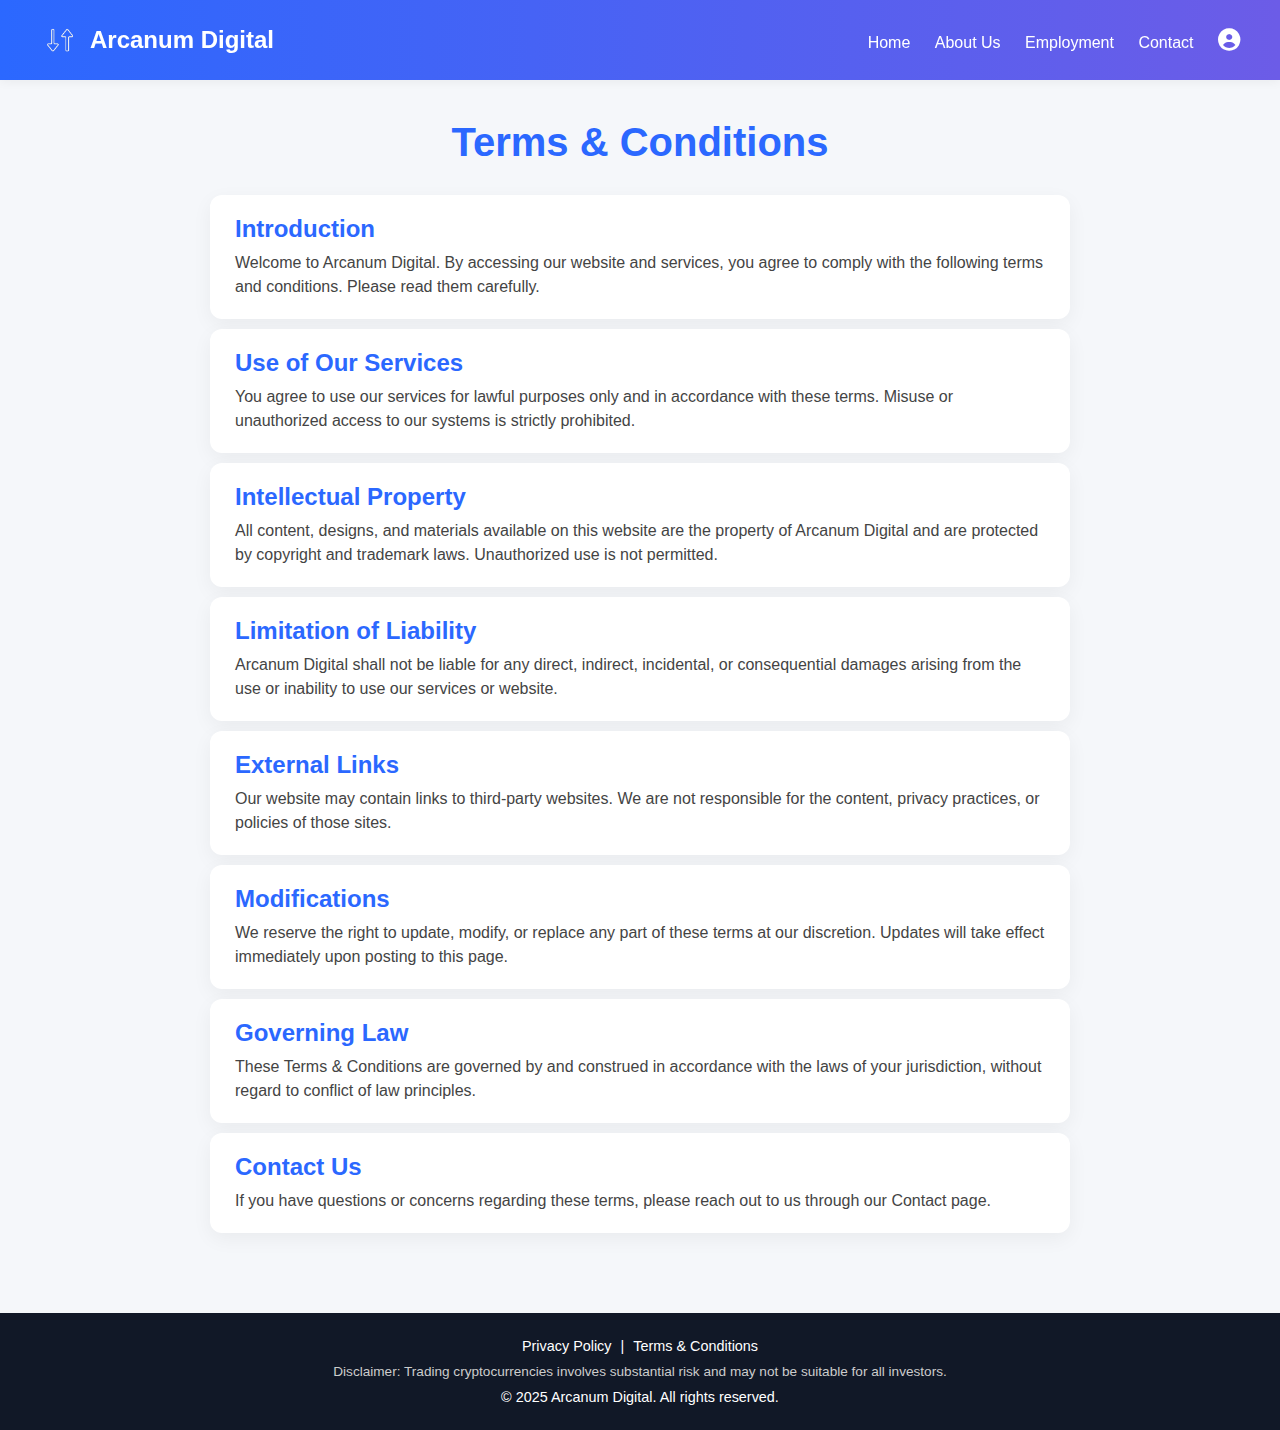
<file: terms.html>
<!DOCTYPE html>
<html lang="en">
<head>
    <meta charset="UTF-8" />
    <meta name="viewport" content="width=device-width, initial-scale=1.0" />
    <title>Privacy Policy - Arcanum Digital</title>
    <link rel="stylesheet" href="terms.css" />
    <link rel="stylesheet" href="https://cdnjs.cloudflare.com/ajax/libs/font-awesome/6.4.0/css/all.min.css"/>
</head>
<body>
    <!-- Header -->
    <header class="header">
        <div class="logo">
            <img src="logo.png" alt="Company Logo" class="logo-img" />
            <span class="logo-text">Arcanum Digital</span>
        </div>
        <nav class="nav">
            <a href="index.html">Home</a>
            <a href="about.html">About Us</a>
            <a href="employment.html">Employment</a>
            <a href="contact.html">Contact</a>
            <a href="login.html" class="login-icon"><i class="fas fa-user-circle"></i></a>
        </nav>
    </header>

    <main>
        <!-- Privacy Policy Content -->
        <section class="privacy-content">
            <h1>Terms & Conditions</h1>

            <div class="privacy-section">
                <h2>Introduction</h2>
                <p>Welcome to Arcanum Digital. By accessing our website and services, you agree to comply with the following terms and conditions. Please read them carefully.</p>
            </div>

            <div class="privacy-section">
                <h2>Use of Our Services</h2>
                <p>You agree to use our services for lawful purposes only and in accordance with these terms. Misuse or unauthorized access to our systems is strictly prohibited.</p>
            </div>

            <div class="privacy-section">
                <h2>Intellectual Property</h2>
                <p>All content, designs, and materials available on this website are the property of Arcanum Digital and are protected by copyright and trademark laws. Unauthorized use is not permitted.</p>
            </div>

            <div class="privacy-section">
                <h2>Limitation of Liability</h2>
                <p>Arcanum Digital shall not be liable for any direct, indirect, incidental, or consequential damages arising from the use or inability to use our services or website.</p>
            </div>

            <div class="privacy-section">
                <h2>External Links</h2>
                <p>Our website may contain links to third-party websites. We are not responsible for the content, privacy practices, or policies of those sites.</p>
            </div>

            <div class="privacy-section">
                <h2>Modifications</h2>
                <p>We reserve the right to update, modify, or replace any part of these terms at our discretion. Updates will take effect immediately upon posting to this page.</p>
            </div>

            <div class="privacy-section">
                <h2>Governing Law</h2>
                <p>These Terms & Conditions are governed by and construed in accordance with the laws of your jurisdiction, without regard to conflict of law principles.</p>
            </div>

            <div class="privacy-section">
                <h2>Contact Us</h2>
                <p>If you have questions or concerns regarding these terms, please reach out to us through our Contact page.</p>
            </div>
        </section>
    </main>

    <!-- Footer -->
    <footer class="footer">
        <div class="footer-links">
            <a href="privacy.html">Privacy Policy</a> | <a href="terms.html">Terms & Conditions</a>
        </div>
        <p class="disclaimer">Disclaimer: Trading cryptocurrencies involves substantial risk and may not be suitable for all investors.</p>
        <p>© 2025 Arcanum Digital. All rights reserved.</p>
    </footer>
</body>
</html>
</file>
<file: about.css>
/* Import general styles for header/footer */
@import url('styles.css');

/* About Hero Section */
.about-hero {
    text-align: center;
    padding: 120px 20px 80px;
    background: linear-gradient(135deg, #e8eeff, #ffffff);
}

.about-hero h1 {
    font-size: 2.8rem;
    font-weight: 700;
    margin-bottom: 20px;
}

.about-hero p {
    font-size: 1.2rem;
    color: #555;
    max-width: 800px;
    margin: 0 auto;
}

/* Sub-navigation tabs */
.about-subnav {
    text-align: center;
    margin: 40px 0 20px;
}

.tabs {
    display: inline-flex;
    border-radius: 8px;
    overflow: hidden;
    box-shadow: 0 4px 10px rgba(0,0,0,0.05);
}

.tab-link {
    background: #ffffff;
    border: none;
    padding: 12px 25px;
    cursor: pointer;
    font-size: 1rem;
    font-weight: 500;
    transition: background 0.3s, color 0.3s;
}

.tab-link:hover {
    background: #2b68ff;
    color: #fff;
}

.tab-link.active {
    background: #2b68ff;
    color: #fff;
}

/* Tab content */
.tab-content {
    max-width: 1000px;
    margin: 0 auto 60px;
    padding: 20px;
}

.tab-pane {
    display: none;
}

.tab-pane.active {
    display: block;
}

.tab-pane h2 {
    color: #2b68ff;
    margin-bottom: 15px;
}

.tab-pane h3 {
    color: #2b68ff;
    margin-top: 20px;
    margin-bottom: 10px;
}

.tab-pane h4 {
    font-size: 1.1rem;
    font-weight: 600;
    margin-bottom: 10px;
}

.tab-pane p {
    font-size: 1rem;
    line-height: 1.6;
    color: #444;
}

/* Main team section */
.team-main {
    display: flex;
    flex-wrap: wrap;
    gap: 30px;
    justify-content: space-around;
    margin-bottom: 40px;
}

.team-member {
    text-align: center;
    max-width: 250px;
}

.team-member .team-img {
    width: 150px;
    height: 150px;
    object-fit: cover;
    border-radius: 50%;
    margin-bottom: 10px;
}

/* Investor outreach team */
.team-investor {
    text-align: center;
    margin-bottom: 40px;
}

.team-investor-members {
    display: flex;
    justify-content: center;
    flex-wrap: wrap;
    gap: 20px;
    margin-bottom: 15px;
}

.investor-member {
    text-align: center;
}

.investor-member img {
    width: 100px;
    height: 100px;
    object-fit: cover;
    border-radius: 50%;
    display: block;
    margin: 0 auto 5px;
}
</file>
<file: aboutUs.css>
body {
    background-color: #000000; /* obsidian-like background */
    margin: 0;
    padding: 0;
    font-family: Arial, Helvetica, sans-serif;
}

nav a:hover {
    color: #66fcf1;
}

/* Sub-navigation styling as a rounded box */
.sub-nav {
    display: flex;
    justify-content: center;
    padding: 10px 0;
    padding-bottom: 1px;
}

.sub-nav ul {
    list-style: none;
    display: flex;
    justify-content: center; /* centers the items inside the box */
    gap: 40px;
    margin: 0;
    padding: 10px 40px;
    background-color: #0b0c10;
    border-radius: 20px;
    width: fit-content;
    min-width: 400px;
}


.sub-nav a {
    text-decoration: none;
    color: #ffffff;
    font-size: 20px;
    font-weight: 500;
    transition: color 0.3s ease;
}

.sub-nav a:hover {
    color: #66fcf1;
}

.content-section {
    text-align: center;
    color: white;
    padding: 40px 20px;
    font-size: 18px;
    background-color: #000000; /* keeps same dark background */
    padding-bottom: 1px;
    padding-top: 1px;
}

footer {
    background-color: #000000; /* same as header */
    color: white;
    text-align: center;
    padding: 20px;
    font-size: 16px;
}
/* Packages section layout */
#packages {
    text-align: center;
    color: white;
    padding: 40px 20px;
}

#packages h2 {
    color: white;
    margin-bottom: 30px;
}

/* Two boxes side by side */
.packages-container {
    display: flex;
    justify-content: center;
    align-items: stretch;
    gap: 40px;
    flex-wrap: wrap; /* ensures responsiveness */
}

.package-box {
    background-color: #1a1a1a;
    border: 2px solid white;
    border-radius: 16px;
    padding: 20px;
    width: 280px;
    transition: transform 0.3s ease, box-shadow 0.3s ease;
}

.package-box h3 {
    color: white;
    margin-bottom: 10px;
}

.package-box p {
    color: #d1d1d1;
    font-size: 16px;
}

/* Subtle hover effect */
.package-box:hover {
    transform: translateY(-5px);
    box-shadow: 0 0 15px rgba(102, 252, 241, 0.3);
}

/* Bullet list styling inside packages */
.package-box ul {
    list-style-type: disc;
    text-align: left; /* align bullets neatly */
    margin: 10px 0 0 20px; /* spacing around list */
    padding: 0;
}

.package-box li {
    color: #d1d1d1;
    margin-bottom: 8px;
    font-size: 16px;
    line-height: 1.4;
}

/* Main navigation (logo + links in one line) */
.main-nav {
    display: flex;
    align-items: center;
    justify-content: center; /* centers all content horizontally */
    background-color: #0b0c10;
    padding: 10px 40px;
    gap: 20px; /* space between logo and first link */
}

/* Logo style */
.logo {
    height: 45px; /* same size as before */
    width: auto;
}

/* Navigation list styling */
.main-nav ul {
    list-style: none;
    display: flex;
    gap: 40px;
    margin: 0;
    padding: 0;
}

/* Navigation links */
.main-nav a {
    text-decoration: none;
    color: white;
    font-size: 16px;
    transition: color 0.3s ease;
}

.main-nav a:hover {
    color: #66fcf1;
}
/* Footer logo */
.footer-logo {
    height: 45px; /* same size as in header */
    width: auto;
    margin-top: 10px; /* small space above the logo */
}

/* Meet the Team section */
.team-section {
    text-align: center;
    color: white;
    padding: 60px 20px;
    max-width: 900px;
    margin: 0 auto;
}

.team-section h1 {
    color: white;
    font-size: 32px;
    margin-bottom: 40px;
}

.team-member {
    margin-bottom: 50px;
}

.team-member h2 {
    color: white;
    font-size: 24px;
    margin-bottom: 8px;
}

.team-member h3 {
    color: #ffffff;
    font-size: 20px;
    margin-bottom: 10px;
}

.team-member p {
    color: #d1d1d1;
    font-size: 16px;
    line-height: 1.6;
    margin: 0 auto;
    max-width: 700px;
}
/* Login icon (same as before) */
.login-icon {
    display: flex;
    align-items: center;
    justify-content: center;
    margin-left: 20px;
}

.login-icon .icon {
    width: 30px;
    height: 30px;
    stroke: white;
    transition: stroke 0.3s ease;
}

.login-icon:hover .icon {
    stroke: #ffffff;
}
p {
    color: #d1d1d1;        /* light gray text for readability */
    font-size: 16px;        /* uniform size */
    line-height: 1.6;       /* spacing between lines */
    text-align: center;     /* center all paragraphs */
    margin: 16px auto;      /* consistent vertical spacing */
    max-width: 700px;       /* keeps paragraphs from stretching too wide */
    font-family: Arial, Helvetica, sans-serif; /* ensures same font */
}
</file>
<file: contact.css>
/* Import general styles for header/footer */
@import url('styles.css');

/* Make body a flex column to push footer down */
body {
    display: flex;
    flex-direction: column;
    min-height: 100vh;
}

/* Main content should take remaining space */
main {
    flex: 1;
}

/* Contact Hero Section */
.contact-hero {
    text-align: center;
    padding: 80px 20px 40px; /* reduced bottom padding */
    background: linear-gradient(135deg, #e8eeff, #ffffff);
}

.contact-hero h1 {
    font-size: 2.8rem;
    font-weight: 700;
    margin-bottom: 10px;
}

.contact-hero p {
    font-size: 1.2rem;
    color: #555;
    max-width: 800px;
    margin: 0 auto 20px;
}

/* Contact Sections */
.contact-section {
    max-width: 900px;
    margin: 20px auto 20px; /* reduced spacing */
    padding: 20px 25px; /* slightly reduced padding */
    background: #ffffff;
    border-radius: 12px;
    box-shadow: 0 6px 20px rgba(0,0,0,0.05);
}

.contact-section h2 {
    color: #2b68ff;
    margin-bottom: 10px;
}

.contact-section p, .contact-section ul {
    font-size: 1rem;
    color: #444;
    line-height: 1.5;
}

.contact-list {
    list-style: none;
    padding: 0;
}

.contact-list li {
    margin-bottom: 10px;
}

.contact-list a {
    color: #2b68ff;
    text-decoration: none;
}

.contact-list a:hover {
    text-decoration: underline;
}
</file>
<file: employment.css>
/* Import general styles for header/footer */
@import url('styles.css');

/* Make body a flex column to push footer down */
body {
    display: flex;
    flex-direction: column;
    min-height: 100vh;
}

/* Main content should take remaining space */
main {
    flex: 1; /* ensures footer stays at bottom */
}

/* Employment Hero Section */
.employment-hero {
    text-align: center;
    padding: 80px 20px 40px; /* reduced bottom padding */
    background: linear-gradient(135deg, #e8eeff, #ffffff);
}

.employment-hero h1 {
    font-size: 2.8rem;
    font-weight: 700;
    margin-bottom: 10px; /* tighter spacing */
}

.employment-hero p {
    font-size: 1.2rem;
    color: #555;
    max-width: 800px;
    margin: 0 auto 20px; /* reduced spacing below hero */
}

/* Employment Content */
.employment-content {
    max-width: 900px;
    margin: 20px auto 40px; /* reduced top/bottom margin */
    padding: 0 20px; /* minimal side padding */
    flex: 1; /* allow content to expand */
}

.job-section {
    background: #ffffff;
    padding: 20px 25px; /* slightly reduced padding */
    border-radius: 12px;
    box-shadow: 0 6px 20px rgba(0,0,0,0.05);
    margin-bottom: 20px; /* reduced spacing between job sections */
}

.job-section h2 {
    color: #2b68ff;
    margin-bottom: 8px; /* slightly tighter spacing */
}

.job-section p {
    font-size: 1rem;
    line-height: 1.5; /* slightly tighter line height */
    color: #444;
}
</file>
<file: login.css>
/* Import general styles for header/footer */
@import url('styles.css');

/* Make body a flex column to push footer down */
body {
    display: flex;
    flex-direction: column;
    min-height: 100vh;
}

/* Main content should take remaining space */
.login-section {
    flex: 1; /* fills available space above footer */
    display: flex;
    justify-content: center;
    align-items: center;
    padding: 60px 20px;
    background: linear-gradient(135deg, #e8eeff, #ffffff);
}

/* Login Box */
.login-box {
    background: #ffffff;
    padding: 40px 30px;
    border-radius: 16px;
    box-shadow: 0 6px 25px rgba(0,0,0,0.1);
    max-width: 400px;
    width: 100%;
    text-align: center;
}

.login-box h2 {
    color: #2b68ff;
    margin-bottom: 25px;
    font-size: 1.8rem;
}

.login-box form {
    display: flex;
    flex-direction: column;
}

.login-box input {
    padding: 12px 15px;
    margin-bottom: 20px;
    border-radius: 8px;
    border: 1px solid #ccc;
    font-size: 1rem;
}

.login-box button {
    padding: 12px 15px;
    border: none;
    border-radius: 8px;
    background-color: #2b68ff;
    color: white;
    font-size: 1rem;
    cursor: pointer;
    transition: background 0.3s;
}

.login-box button:hover {
    background-color: #1a4ed0;
}
</file>
<file: privacy.css>
/* Import general styles for header/footer */
@import url('styles.css');

/* Make body a flex column to push footer down */
body {
    display: flex;
    flex-direction: column;
    min-height: 100vh;
}

/* Main content should take remaining space */
main {
    flex: 1;
}

/* Privacy Policy Content */
.privacy-content {
    max-width: 900px;
    margin: 40px auto 40px; /* reduced top/bottom margin */
    padding: 0 20px;
}

.privacy-content h1 {
    text-align: center;
    color: #2b68ff;
    font-size: 2.5rem;
    margin-bottom: 30px; /* reduced spacing */
}

.privacy-section {
    background: #ffffff;
    padding: 20px 25px; /* slightly reduced padding */
    border-radius: 12px;
    box-shadow: 0 6px 20px rgba(0,0,0,0.05);
    margin-bottom: 10px; /* reduced spacing between sections */
}

.privacy-section h2 {
    color: #2b68ff;
    margin-bottom: 8px; /* tighter spacing */
}

.privacy-section p {
    font-size: 1rem;
    line-height: 1.5; /* slightly tighter line height */
    color: #444;
}
</file>
<file: sivu.css>
/* sivu.css */

body {
    background-color: #000000; /* obsidian-like background */
    margin: 0;
    padding: 0;
    font-family: Arial, Helvetica, sans-serif;
}


/* Text section styling */
.text-section {
    text-align: center;
    color: white;
    padding: 20px 20px 10px 20px; /* reduce top and bottom padding */
    margin: 0; /* remove extra margin if any */
}

.text-section h1 {
    font-size: 36px; /* slightly smaller if needed */
    margin: 0 0 10px 0; /* reduce bottom margin */
}

.text-section p {
    font-size: 18px;
    margin: 0; /* remove extra space below paragraph */
    color: #d1d1d1;
}

/* Image section styling */
.image-section {
    display: flex;
    justify-content: center;
    padding: 10px 0; /* reduce top and bottom padding */
}

.main-image {
    width: 35%;       /* smaller image */
    max-width: 500px;
    height: auto;
    border-radius: 10px;
}

.text-section1 {
    text-align: center;
    color: white;
    padding: 60px 20px 20px 20px;
}

/* Footer styling */
footer {
    background-color: #000000; /* same as header */
    color: white;
    text-align: center;
    padding: 20px;
    font-size: 16px;
}
/* Main navigation (logo + links in one line) */
.main-nav {
    display: flex;
    align-items: center;
    justify-content: center; /* centers all content horizontally */
    background-color: #0b0c10;
    padding: 10px 40px;
    gap: 20px; /* space between logo and first link */
}

/* Logo style */
.logo {
    height: 45px; /* same size as before */
    width: auto;
}

/* Navigation list styling */
.main-nav ul {
    list-style: none;
    display: flex;
    gap: 40px;
    margin: 0;
    padding: 0;
}

/* Navigation links */
.main-nav a {
    text-decoration: none;
    color: white;
    font-size: 16px;
    transition: color 0.3s ease;
}

.main-nav a:hover {
    color: #66fcf1;
}


/* Footer logo */
.footer-logo {
    height: 45px; /* same size as in header */
    width: auto;
    margin-top: 10px; /* small space above the logo */
}
/* Comment section styling */
.comments-section {
    text-align: center;
    color: white;
    padding: 60px 20px;
}

.comments-section h2 {
    font-size: 28px;
    margin-bottom: 30px;
    color: white;
}

/* Comment box container */
.comment-box {
    display: flex;
    align-items: center;
    justify-content: center;
    gap: 20px;
    position: relative;
}

/* Arrows */
.prev-btn,
.next-btn {
    background-color: transparent;
    border: 2px solid white;
    color: white;
    font-size: 24px;
    padding: 8px 12px;
    border-radius: 8px;
    cursor: pointer;
    transition: background-color 0.3s ease, color 0.3s ease;
}

.prev-btn:hover,
.next-btn:hover {
    background-color: white;
    color: #000;
}

/* Comment text box */
.comment-content {
    background-color: #0f0f0f;
    padding: 30px;
    border-radius: 16px;
    max-width: 500px;
    min-height: 150px;
    box-shadow: 0 0 10px white;
}

.comment-content h3 {
    color: white;
    margin-bottom: 10px;
}

.comment-content p {
    font-size: 16px;
    color: #d1d1d1;
    line-height: 1.4;
}

/* Login icon (same as before) */
.login-icon {
    display: flex;
    align-items: center;
    justify-content: center;
    margin-left: 20px;
}

.login-icon .icon {
    width: 30px;
    height: 30px;
    stroke: white;
    transition: stroke 0.3s ease;
}

.login-icon:hover .icon {
    stroke: #ffffff;
}
</file>
<file: terms.css>
/* Import general styles for header/footer */
@import url('styles.css');

/* Make body a flex column to push footer down */
body {
    display: flex;
    flex-direction: column;
    min-height: 100vh;
}

/* Main content should take remaining space */
main {
    flex: 1;
}

/* Privacy Policy Content */
.privacy-content {
    max-width: 900px;
    margin: 40px auto 40px; /* reduced top/bottom margin */
    padding: 0 20px;
}

.privacy-content h1 {
    text-align: center;
    color: #2b68ff;
    font-size: 2.5rem;
    margin-bottom: 30px; /* reduced spacing */
}

.privacy-section {
    background: #ffffff;
    padding: 20px 25px; /* slightly reduced padding */
    border-radius: 12px;
    box-shadow: 0 6px 20px rgba(0,0,0,0.05);
    margin-bottom: 10px; /* reduced spacing between sections */
}

.privacy-section h2 {
    color: #2b68ff;
    margin-bottom: 8px; /* tighter spacing */
}

.privacy-section p {
    font-size: 1rem;
    line-height: 1.5; /* slightly tighter line height */
    color: #444;
}
</file>
